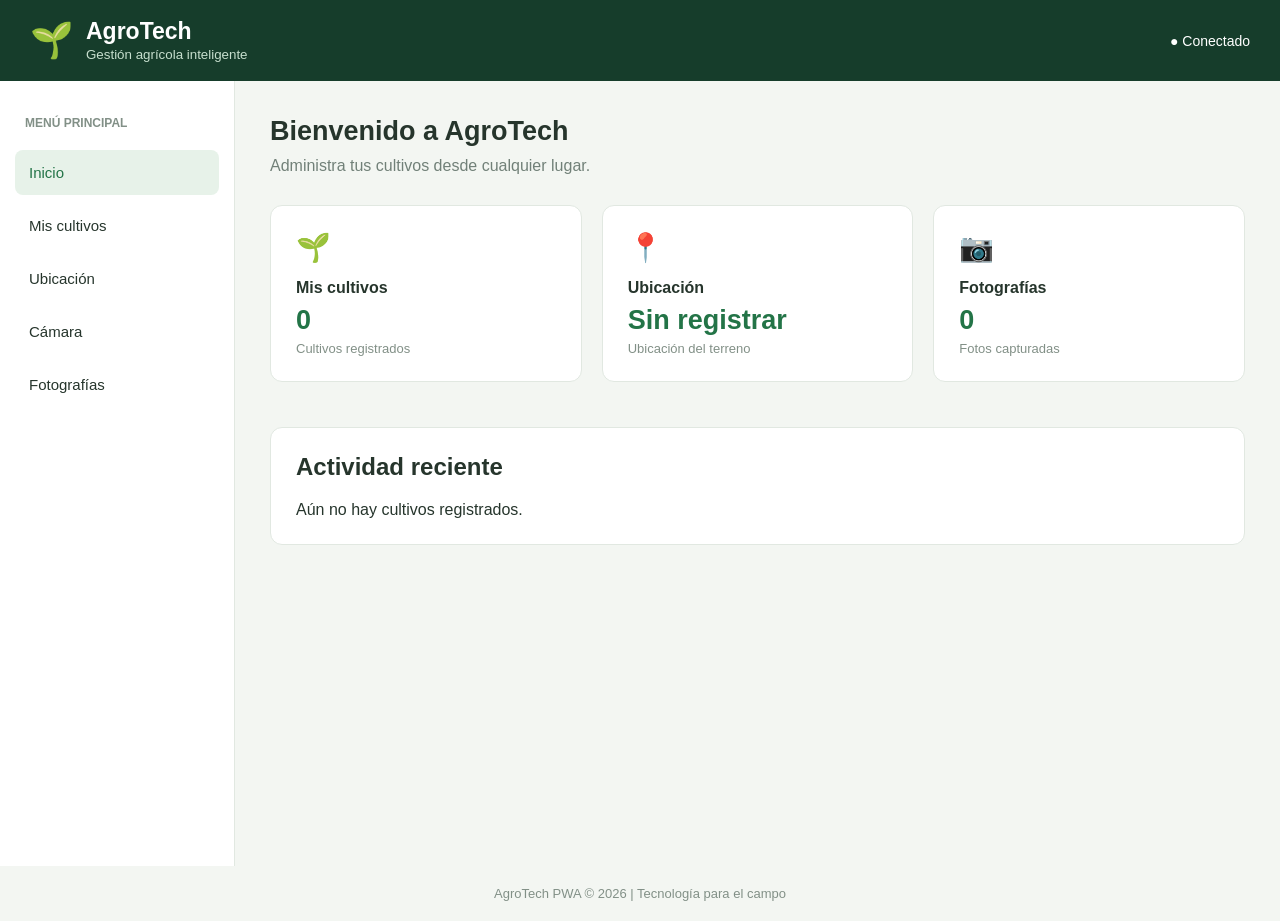
<file: public/index.html>
<!DOCTYPE html>
<html lang="es">
<head>
    <meta charset="UTF-8">
    <meta name="viewport" content="width=device-width, initial-scale=1.0">

    <meta name="theme-color" content="#163d2b">
    <meta name="description" content="AgroTech, plataforma para administrar cultivos">

    <title>AgroTech | Gestión agrícola</title>

    <link rel="manifest" href="manifest.json">
    <link rel="stylesheet" href="css/styles.css">
</head>
<body>

    <header class="header">
        <div class="brand">
            <span class="logo">🌱</span>
            <div>
                <h1>AgroTech</h1>
                <small>Gestión agrícola inteligente</small>
            </div>
        </div>

        <div class="connection">
            <span id="connectionStatus">● Conectado</span>
        </div>
    </header>

    <div class="layout">

        <aside class="sidebar">
            <h3>MENÚ PRINCIPAL</h3>

            <button class="menu-btn active" data-view="inicio">
                Inicio
            </button>

            <button class="menu-btn" data-view="cultivos">
                Mis cultivos
            </button>

            <button class="menu-btn" data-view="ubicacion">
                Ubicación
            </button>

            <button class="menu-btn" data-view="camara">
                Cámara
            </button>
            <button class="menu-btn" data-view="fotografias">
                 Fotografías
            </button>        </aside>

        <main class="main-content">

            <section id="inicio" class="view active">
                <div class="welcome">
                    <h2>Bienvenido a AgroTech</h2>
                    <p>Administra tus cultivos desde cualquier lugar.</p>
                </div>

                <div class="cards">
                    <article class="card">
                        <span>🌱</span>
                        <h3>Mis cultivos</h3>
                        <strong id="totalCultivos">0</strong>
                        <p>Cultivos registrados</p>
                    </article>

                    <article class="card">
                        <span>📍</span>
                        <h3>Ubicación</h3>
                        <strong id="locationStatus">Sin registrar</strong>
                        <p>Ubicación del terreno</p>
                    </article>

                    <article class="card">
                        <span>📷</span>
                        <h3>Fotografías</h3>
                        <strong id="totalFotos">0</strong>
                        <p>Fotos capturadas</p>
                    </article>
                </div>

                <div class="panel">
                    <h2>Actividad reciente</h2>
                    <div id="recentActivity">
                        <p>Aún no hay cultivos registrados.</p>
                    </div>
                </div>
            </section>

            <section id="cultivos" class="view">
                <div class="section-heading">
                    <h2>Mis cultivos</h2>
                    <p>Registra y administra tus terrenos.</p>
                </div>

                <div class="panel">
                    <h3>Registrar nuevo cultivo</h3>

                    <form id="cropForm">
                        <label>Nombre del cultivo</label>
                        <input id="cropName" type="text"
                            placeholder="Ej. Maíz" required>

                        <label>Área del terreno (hectáreas)</label>
                        <input id="cropArea" type="number"
                            min="0.01" step="0.01"
                            placeholder="Ej. 2.5" required>

                        <label>Descripción</label>
                        <textarea id="cropDescription"
                            placeholder="Descripción del cultivo"></textarea>

                        <label>Ubicación actual</label>
                        <p id="cropLocationSummary">Sin ubicación registrada.</p>

                        <button class="primary-btn" type="submit">
                            Guardar cultivo
                        </button>
                    </form>
                </div>

                <div class="panel">
                    <h3>Cultivos registrados</h3>
                    <div id="cropList">
                        <p>No hay cultivos registrados.</p>
                    </div>
                </div>
            </section>

            <section id="ubicacion" class="view">
                <div class="section-heading">
                    <h2>Ubicación del terreno</h2>
                    <p>Obtén las coordenadas mediante el GPS.</p>
                </div>

                <div class="panel">
                    <label for="cropSelector">Cultivo asociado</label>
                    <select id="cropSelector" style="width: 100%; margin-bottom: 12px; padding: 10px; border-radius: 8px; border: 1px solid #dfe7e1;">
                        <option value="">Selecciona un cultivo</option>
                    </select>

                    <button id="getLocation" class="primary-btn">
                        Obtener mi ubicación
                    </button>

                    <div id="locationResult">
                        <p>Esperando ubicación...</p>
                    </div>
                </div>

                <div class="panel">
                    <h3>Coordenadas por cultivo</h3>
                    <div id="locationList">
                        <p>No hay cultivos con ubicación registrada.</p>
                    </div>
                </div>
            </section>

            <section id="camara" class="view">
                <div class="section-heading">
                    <h2>Cámara agrícola</h2>
                    <p>Captura fotografías de tus cultivos.</p>
                </div>

                <div class="panel">
                    <label for="cameraCropSelector">Asociar foto a cultivo</label>
                    <select id="cameraCropSelector" style="width: 100%; margin-bottom: 12px; padding: 10px; border-radius: 8px; border: 1px solid #dfe7e1;">
                        <option value="">Selecciona un cultivo</option>
                    </select>

                    <video id="cameraPreview" autoplay playsinline></video>

                    <div class="actions">
                        <button id="startCamera" class="primary-btn">
                            Activar cámara
                        </button>

                        <button id="takePhoto" class="secondary-btn">
                            Tomar fotografía
                        </button>
                    </div>

                    <canvas id="photoCanvas" hidden></canvas>
                    <div id="lastPhotoPreview"></div>
                </div>
            </section>

            <section id="fotografias" class="view">
                <div class="section-heading">
                    <h2>Fotografías</h2>
                    <p>Revisa las imágenes registradas por cultivo.</p>
                </div>

                <div class="panel">
                    <div id="photoGallery">
                        <p>No hay fotos capturadas.</p>
                    </div>
                </div>
            </section>

        </main>
    </div>

    <footer>
        <p>AgroTech PWA © 2026 | Tecnología para el campo</p>
    </footer>

    <script src="js/database.js"></script>
    <script src="js/location.js"></script>
    <script src="js/camera.js"></script>
    <script src="js/app.js"></script>

</body>
</html>
</file>
<file: public/css/styles.css>
:root {
    --primary: #163d2b;
    --secondary: #237447;
    --background: #f3f6f2;
    --white: #ffffff;
    --text: #26352c;
    --border: #e1e8e1;
}

* {
    margin: 0;
    padding: 0;
    box-sizing: border-box;
}

body {
    font-family: Arial, sans-serif;
    background: var(--background);
    color: var(--text);
}

.header {
    background: var(--primary);
    color: white;
    padding: 18px 30px;
    display: flex;
    justify-content: space-between;
    align-items: center;
}

.brand {
    display: flex;
    align-items: center;
    gap: 12px;
}

.logo {
    font-size: 35px;
}

.brand h1 {
    font-size: 23px;
}

.brand small {
    color: #c7dfce;
}

.connection {
    font-size: 14px;
}

.layout {
    display: flex;
    min-height: calc(100vh - 115px);
}

.sidebar {
    width: 235px;
    padding: 25px 15px;
    background: white;
    border-right: 1px solid var(--border);
}

.sidebar h3 {
    font-size: 12px;
    color: #829087;
    margin: 10px 10px 20px;
}

.menu-btn {
    display: block;
    width: 100%;
    padding: 14px;
    margin-bottom: 8px;
    text-align: left;
    border: none;
    background: transparent;
    border-radius: 8px;
    cursor: pointer;
    font-size: 15px;
    color: var(--text);
}

.menu-btn:hover,
.menu-btn.active {
    background: #e7f2e9;
    color: var(--secondary);
}

.main-content {
    flex: 1;
    padding: 35px;
    min-width: 0;
}

.view {
    display: none;
}

.view.active {
    display: block;
}

.welcome {
    margin-bottom: 30px;
}

.welcome h2,
.section-heading h2 {
    font-size: 27px;
    margin-bottom: 10px;
}

.welcome p,
.section-heading p {
    color: #718078;
}

.cards {
    display: grid;
    grid-template-columns: repeat(3, 1fr);
    gap: 20px;
    margin-bottom: 25px;
}

.card,
.panel {
    background: white;
    padding: 25px;
    border-radius: 12px;
    border: 1px solid var(--border);
    margin-bottom: 20px;
}

.card span {
    font-size: 28px;
}

.card h3 {
    font-size: 16px;
    margin: 15px 0 8px;
}

.card strong {
    font-size: 27px;
    color: var(--secondary);
}

.card p {
    color: #829087;
    font-size: 13px;
    margin-top: 5px;
}

.panel h2,
.panel h3 {
    margin-bottom: 20px;
}

.section-heading {
    margin-bottom: 25px;
}

form {
    display: flex;
    flex-direction: column;
    gap: 10px;
}

input,
textarea {
    padding: 13px;
    border: 1px solid var(--border);
    border-radius: 7px;
    font-size: 15px;
    width: 100%;
    margin-bottom: 10px;
}

textarea {
    min-height: 90px;
    resize: vertical;
}

.primary-btn,
.secondary-btn {
    padding: 13px 20px;
    border: none;
    border-radius: 7px;
    cursor: pointer;
    font-size: 14px;
}

.primary-btn {
    background: var(--secondary);
    color: white;
}

.secondary-btn {
    background: #e7f2e9;
    color: var(--primary);
}

.primary-btn:hover {
    background: var(--primary);
}

.actions {
    display: flex;
    flex-wrap: wrap;
    gap: 10px;
    margin-top: 15px;
}

#cameraPreview {
    width: 100%;
    max-width: 500px;
    background: #202820;
    border-radius: 10px;
}

#photoGallery img {
    width: 150px;
    margin: 10px;
    border-radius: 8px;
}

footer {
    text-align: center;
    padding: 20px;
    color: #829087;
    font-size: 13px;
}

@media (max-width: 750px) {
    .layout {
        flex-direction: column;
    }

    .sidebar {
        width: 100%;
        display: flex;
        overflow-x: auto;
        padding: 10px;
        gap: 5px;
    }

    .sidebar h3 {
        display: none;
    }

    .menu-btn {
        white-space: nowrap;
        width: auto;
        margin: 0;
    }

    .main-content {
        padding: 20px 15px;
    }

    .cards {
        grid-template-columns: 1fr;
    }

    .header {
        padding: 15px;
    }
}
</file>
